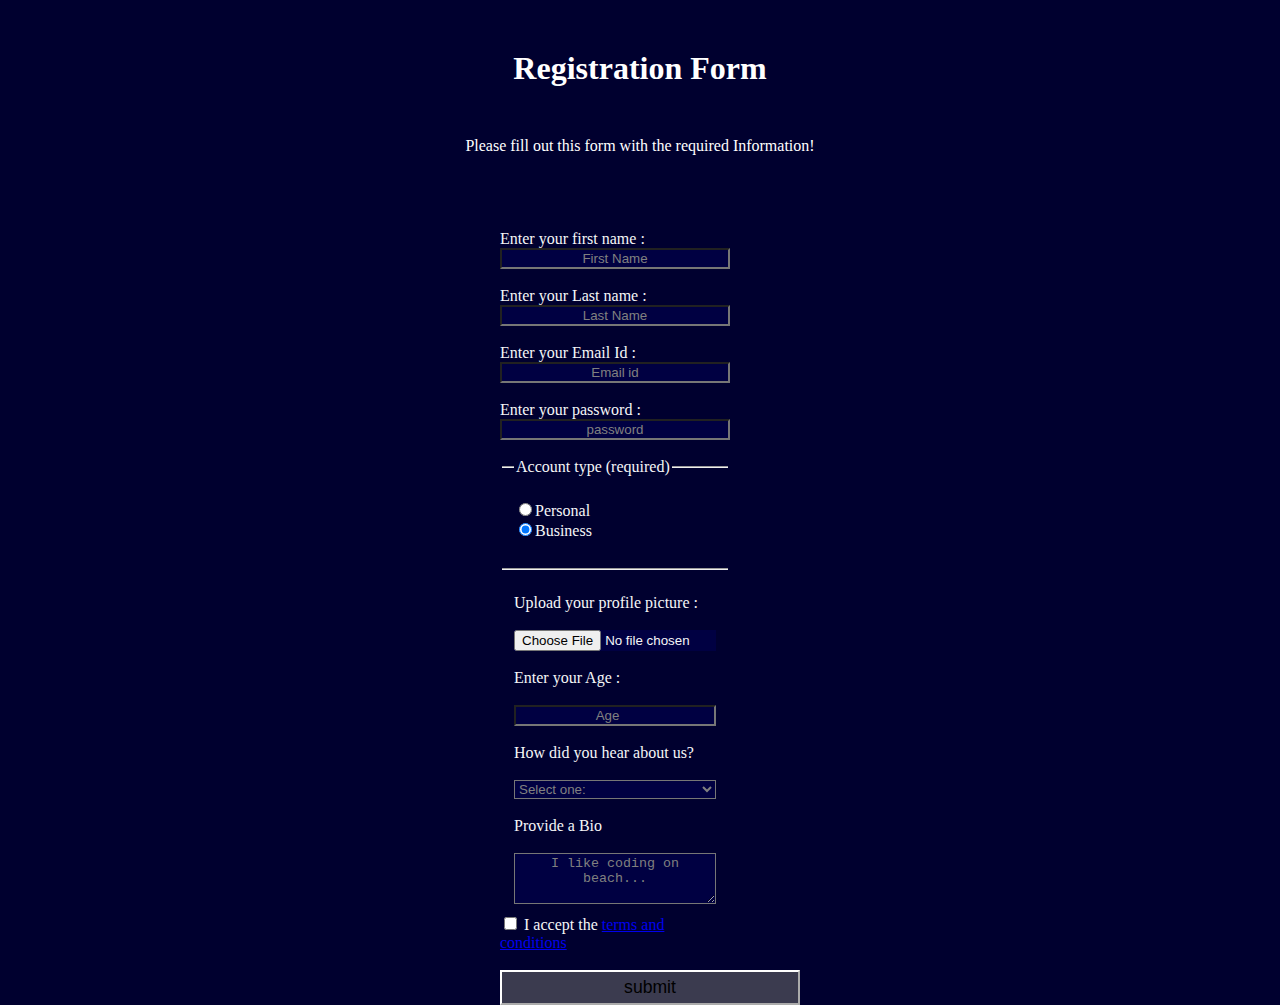
<file: Self Projects/Self Projects (code camp)/Web Dev/Registration form/index.html>
<html>

<head>
    <link rel="stylesheet" type="text/css" href="styles.css">
    <title>
        registration form
    </title>
    <h1>
        Registration Form
    </h1>
</head>

<body>
    <header>
        <p>
            Please fill out this form with the required Information!
        </p>
    </header>
    <section class="formation">
        <form action="post" method="#">
            <label>Enter your first name : <br><input type="text" required placeholder="First Name"></label>
            <br><br>
            <label>Enter your Last name : <br><input type="text" required placeholder="Last Name"></label>
            <br><br>
            <label>Enter your Email Id : <br><input type="email" required placeholder="Email id"></label>
            <br><br>
            <label>Enter your password : <br><input type="password" required placeholder="password"
                    title="Must contain at least 8 characters"></label>
            <br><br>
            <!-- <label">Enter your Email Id : <input type="email" required placeholder="Email id"></label> -->
            <!-- <br><br> -->
            <fieldset>
                <legend>
                    Account type (required)
                </legend>
                <br>
                <label for="personal-account"><input type="radio" name="account-type" class="inline"
                        checked>Personal</label>
                <br>
                <label for="business-account"><input type="radio" name="account-type" class="inline"
                        checked>Business</label>
            </fieldset>
            <br>
            <fieldset>
                <br>
                <label>Upload your profile picture :
                    <br><br><input type="file" required></label>
                <br><br>
                <label>Enter your Age : <br><br><input type="number" required placeholder="Age" min="13"
                        max="120"></label>
                <br><br>
                
                <label for="referrer">How did you hear about us?</label>
                <br><br>
                <select name="referrer" id="referrer">
                    <option value="">Select one:</option>
                    <option value="1">Free Code Camp News</option>
                    <option value="2">Free Code Camp Youtube Channel</option>
                    <option value="3">Free Code Camp Forum</option>
                    <option value="4">Others</option>
                </select>
                <br><br>
                <label for="bio">Provide a Bio
                    <br><br>
                    <textarea name="bio" id="bio" cols="50" rows="3" placeholder="I like coding on beach..."></textarea>
                </label>

            </fieldset>
            <label for="terms-and-conditions"><input class="inline" id="terms-and-conditions" type="checkbox" required
                    name="terms-and-conditions" />
                I accept the <a href="https://www.freecodecamp.org/news/terms-of-service/">terms and conditions </a>
            </label>
            <input type="submit" value="submit">
        </form>
    </section>
</body>

</html>
</file>
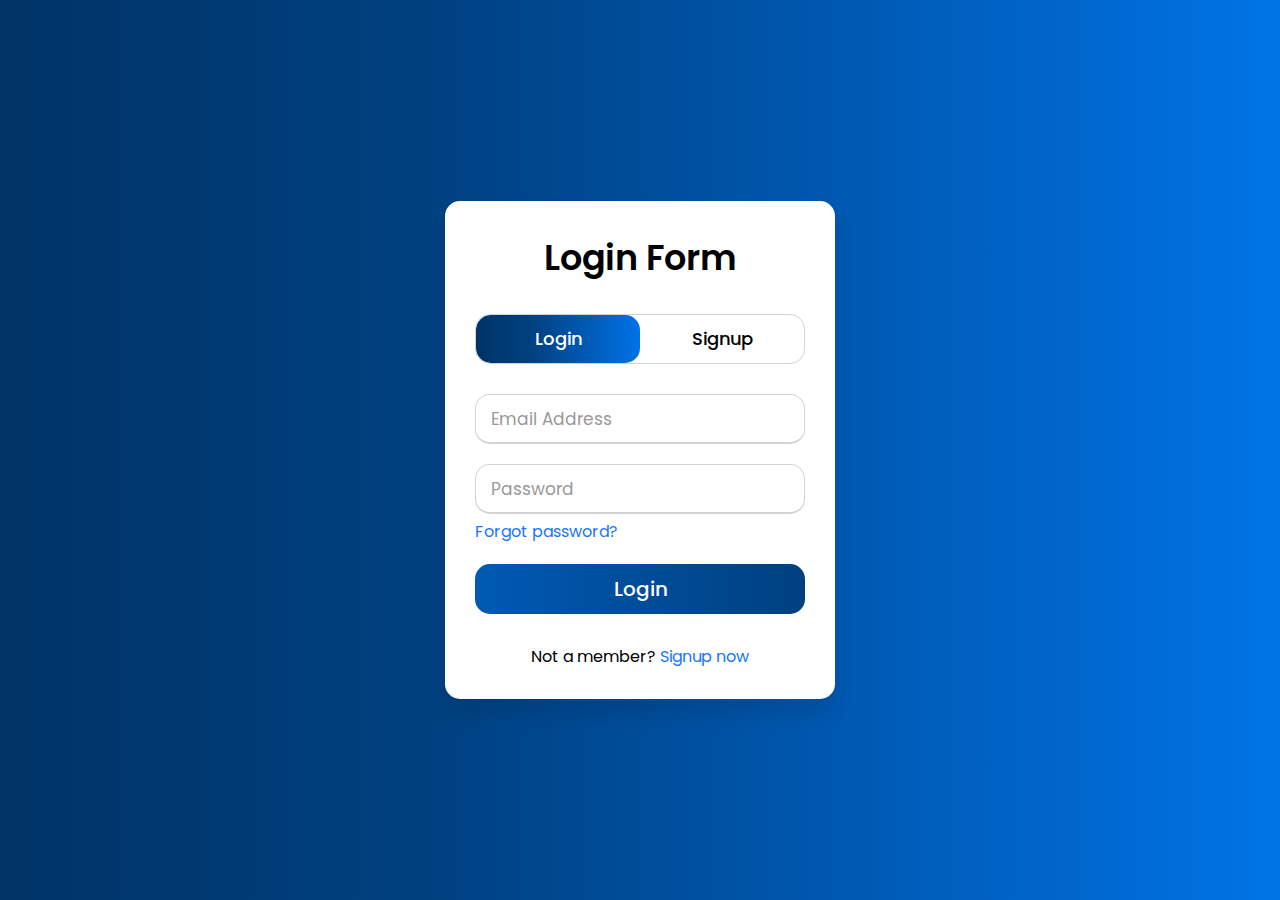
<file: Self Projects/images/rough.html>
<html>
    <head>
        <link rel="stylesheet" href="rouigh.css">
        
            </head>
    <body>
        
        <div class="wrapper">
            <div class="title-text">
              <div class="title login">Login Form</div>
              <div class="title signup">Signup Form</div>
            </div>
            <div class="form-container">
              <div class="slide-controls">
                <input type="radio" name="slide" id="login" checked>
                <input type="radio" name="slide" id="signup">
                <label for="login" class="slide login">Login</label>
                <label for="signup" class="slide signup">Signup</label>
                <div class="slider-tab"></div>
              </div>
              <div class="form-inner">
                <form action="#" class="login">
                  <div class="field">
                    <input type="text" placeholder="Email Address" required>
                  </div>
                  <div class="field">
                    <input type="password" placeholder="Password" required>
                  </div>
                  <div class="pass-link"><a href="#">Forgot password?</a></div>
                  <div class="field btn">
                    <div class="btn-layer"></div>
                    <input type="submit" value="Login">
                  </div>
                  <div class="signup-link">Not a member? <a href="">Signup now</a></div>
                </form>
                <form action="#" class="signup">
                  <div class="field">
                    <input type="text" placeholder="Email Address" required>
                  </div>
                  <div class="field">
                    <input type="password" placeholder="Password" required>
                  </div>
                  <div class="field">
                    <input type="password" placeholder="Confirm password" required>
                  </div>
                  <div class="field btn">
                    <div class="btn-layer"></div>
                    <input type="submit" value="Signup">
                  </div>
                </form>
              </div>
            </div>
          </div>
          <script src = "rough.js"></script>
    </body>
</html>
</file>
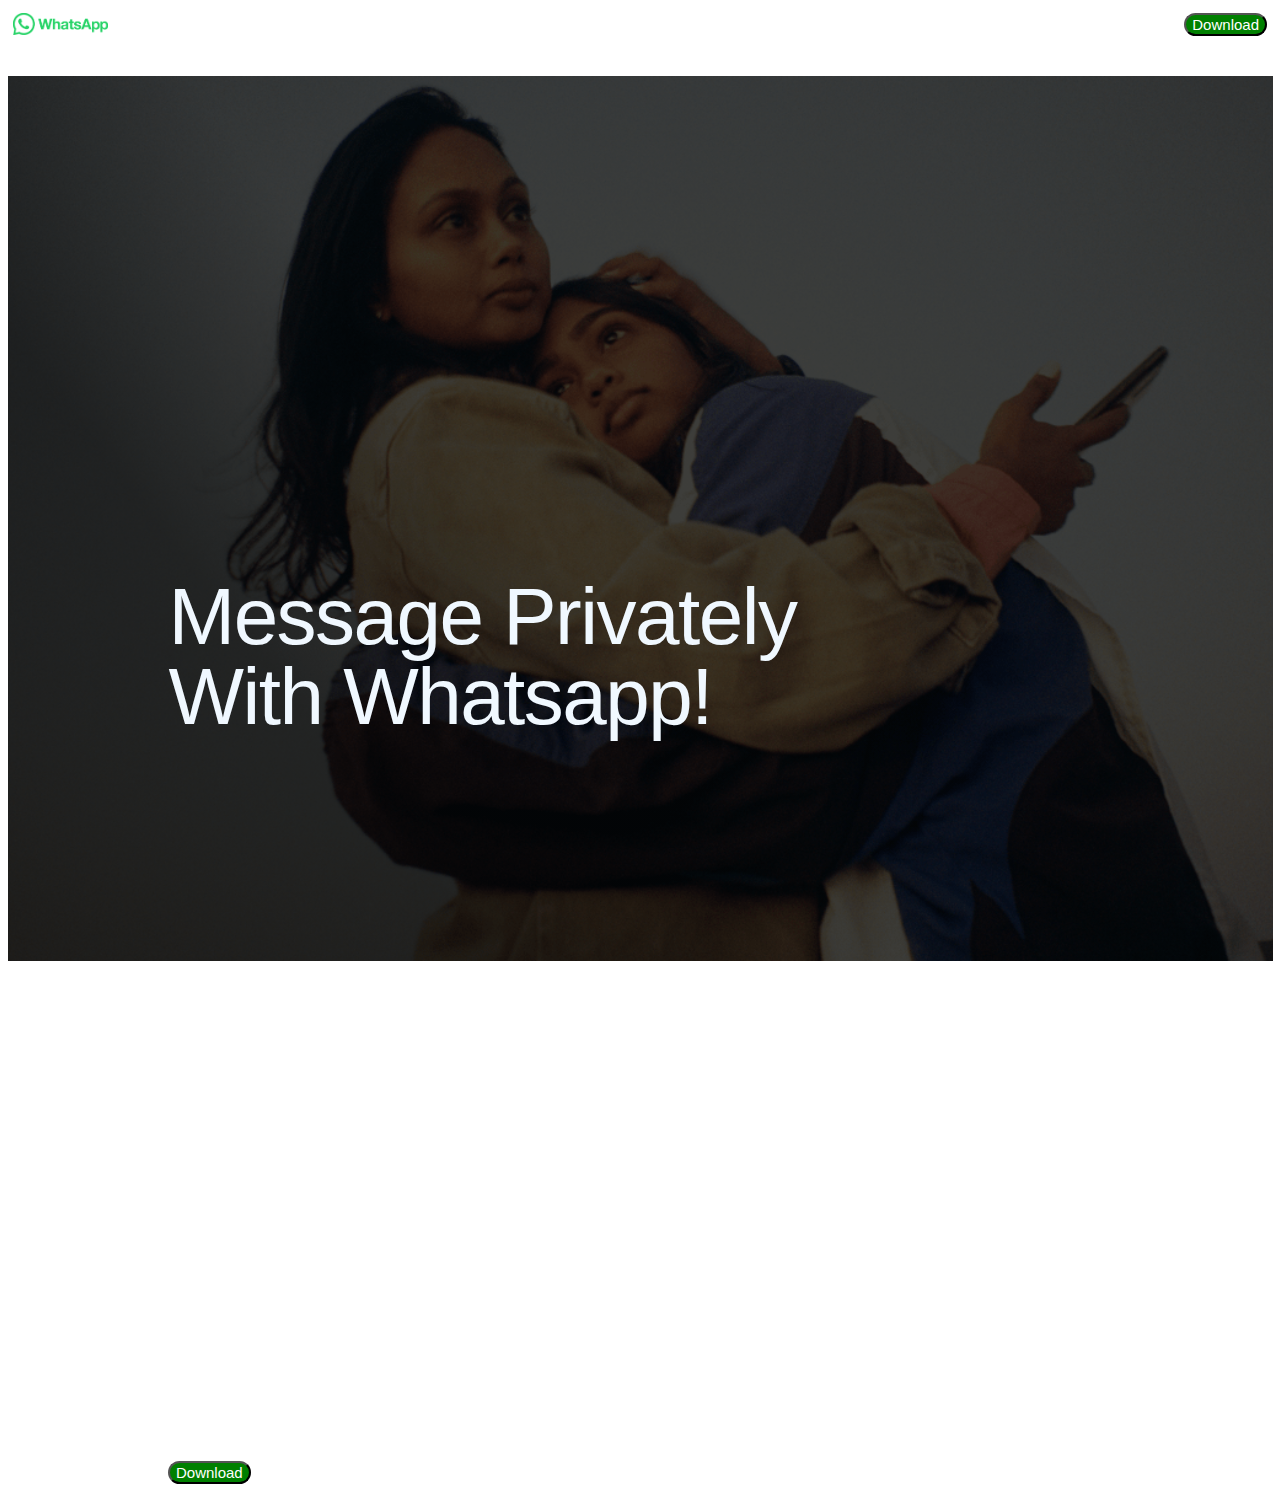
<file: Self Projects/landing page/indexpage.html>
<html>

<head>
    <title>
        Whatsup with Whatsapp!
    </title>
    <link rel="stylesheet" type="text/css" href="styles.css">
</head>

<body>
    <section class="head">
        <div class="header">
            <nav class="header-nav">
                <img src="images/whatsapp logo.png" alt="Logo">
                <!-- <<button class="language-btn">
                    English
                </button>> -->
                <button class="download-btn">
                    Download
                </button>
            </nav>
        </div>
    </section>
    <section class="front-page">
        <div class="img-background">
            <div class="msg">
                <p>Message Privately <br>

                    With Whatsapp!</p>
            </div>
        </div>
        <button class="download-btn-2">
            Download
        </button>
    </section>
</body>

</html>
</file>
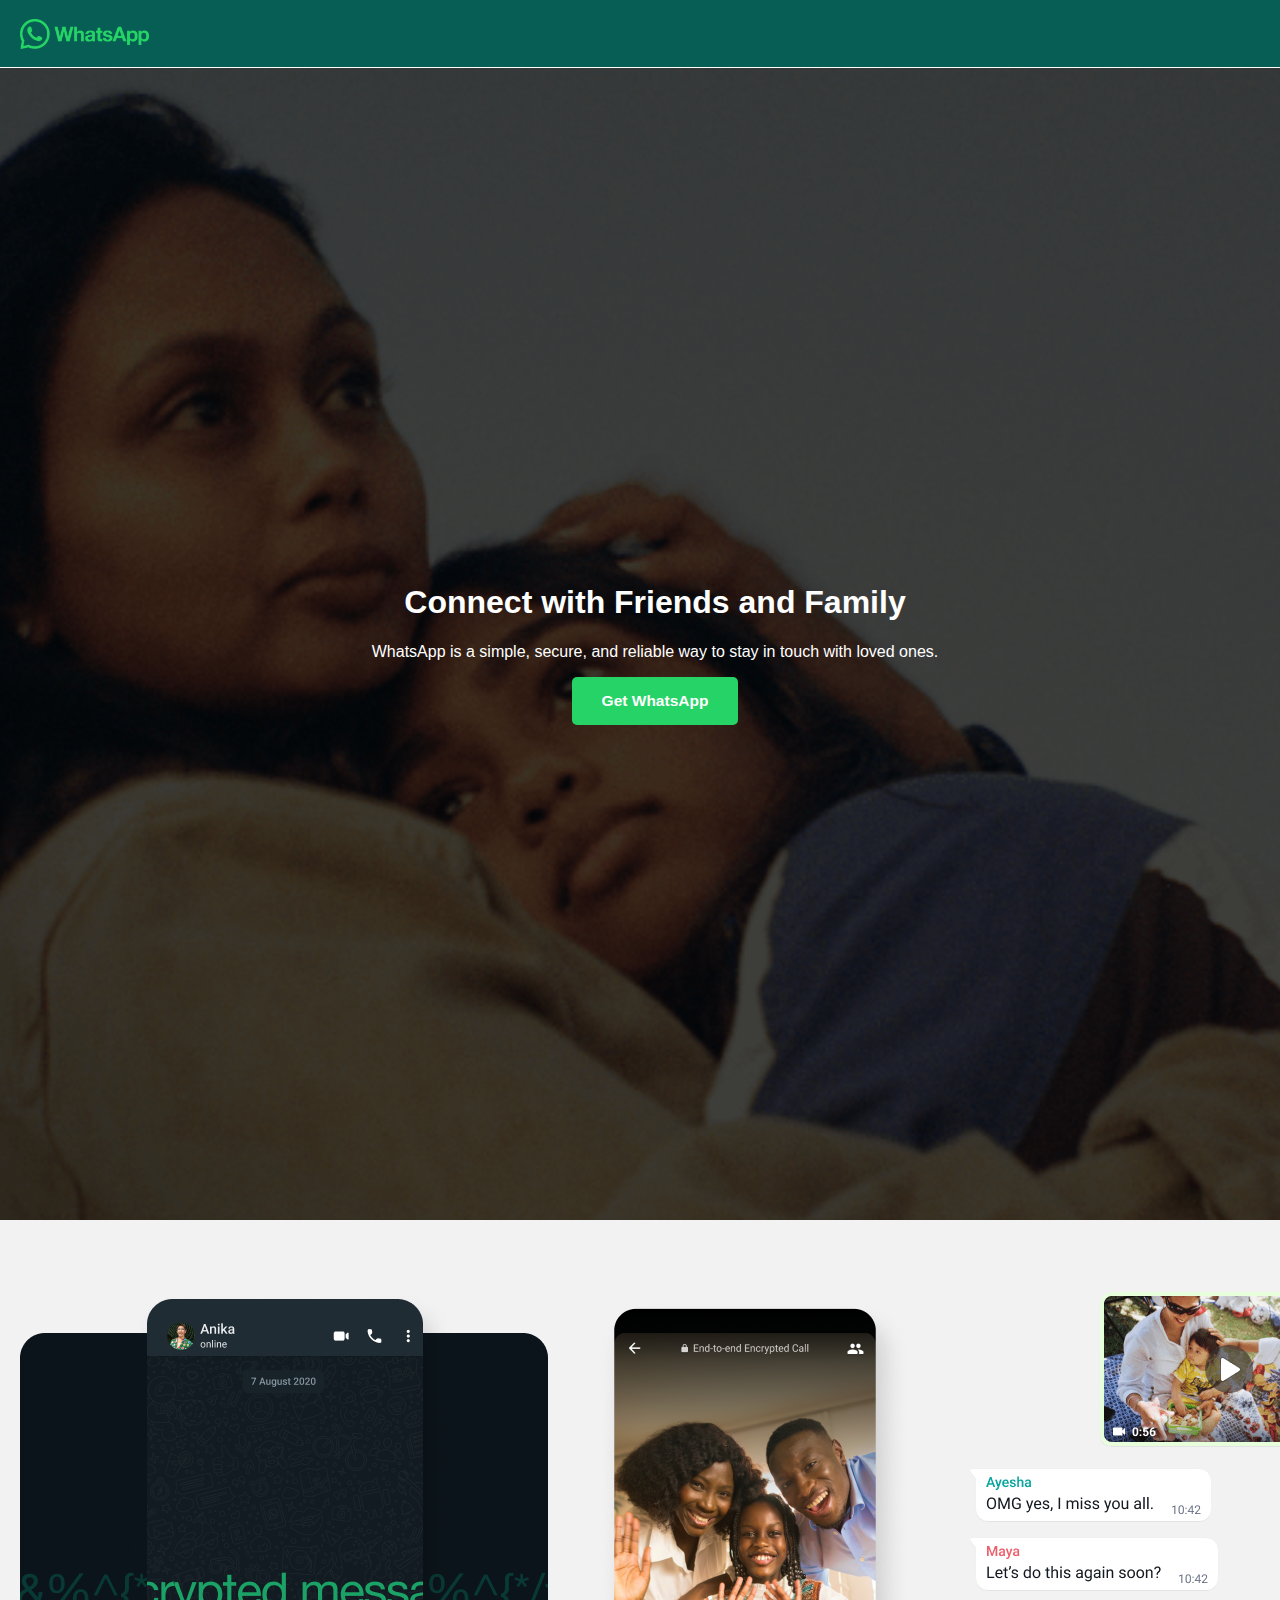
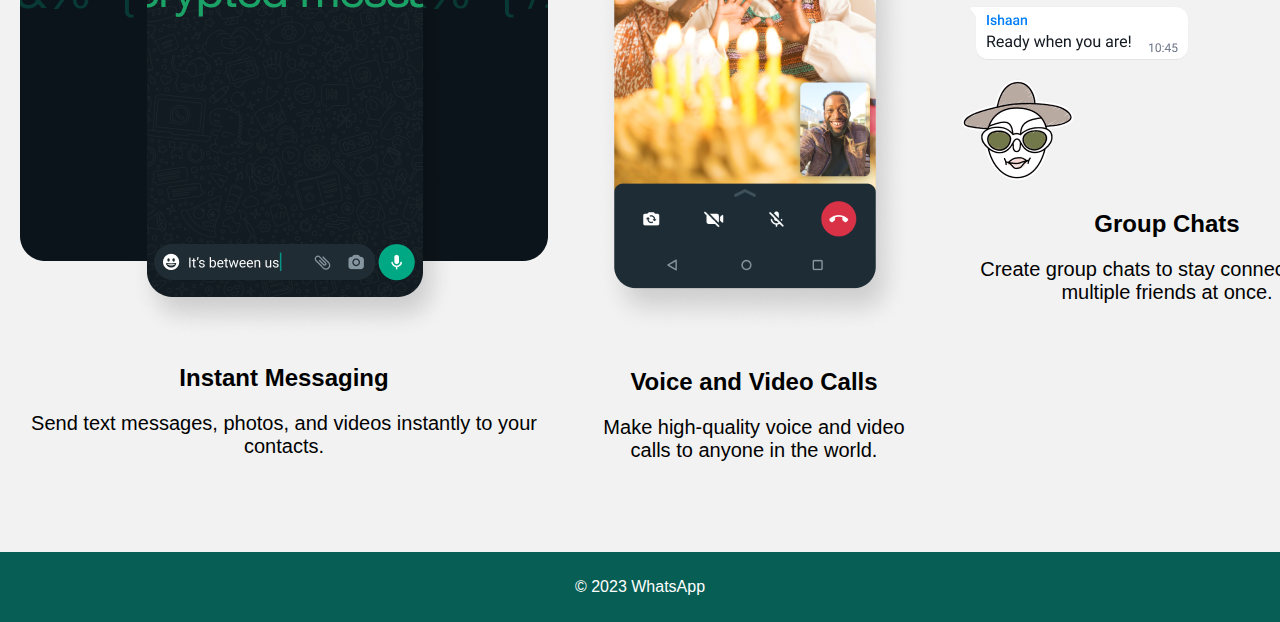
<file: Self Projects/landing page/whatsapp_page.html>
<!DOCTYPE html>
<html>

<head>
    <title>WhatsApp Landing Page</title>
    <link rel="stylesheet" type="text/css" href="whats.css">
</head>

<body>
    <header>
        <nav>
            <img src="images/whatsapp logo.png" alt="WhatsApp Logo">
            <a href="ms-windows-store://pdp/?productid=9NKSQGP7F2NH&mode=mini&cid=www_test"><button
                    class="download-btn">Download</button></a>
        
                    <!-- <a href="sign_up.html"><button
                        class="sign-up">Sign-up</button></a> -->
                </nav>
    </header>
    <div class="img-background">
        <section class="feature1">
            <div class="hero-content">
                <h1>Connect with Friends and Family</h1>
                <p>WhatsApp is a simple, secure, and reliable way to stay in touch with loved ones.</p>
                <a href="ms-windows-store://pdp/?productid=9NKSQGP7F2NH&mode=mini&cid=www_test"><button
                        class="download-btn-2">Get WhatsApp</button></a>
            </div>
        </section>

        <section class="features">
            
            <div class="feature-1">
                <div class="fimg">
                    <img src="images/feature1.png" alt="Feature 1">
                </div>
                <div class="ftxt">
                    <h2>Instant Messaging</h2>
                    <p>Send text messages, photos, and videos instantly to your contacts.</p>
                </div>
            </div>

            <div class="feature-2">
                <img src="images/feature2.png" alt="Feature 2">
                <h2>Voice and Video Calls</h2>
                <p>Make high-quality voice and video calls to anyone in the world.</p>
            </div>

            <div class="feature-3">
                <img src="images/feature3.png" alt="Feature 3">
                <h2>Group Chats</h2>
                <p>Create group chats to stay connected with multiple friends at once.</p>
            </div>
        </section>
    </div>
    <footer>
        <p>&copy; 2023 WhatsApp</p>
    </footer>
</body>

</html>
</file>
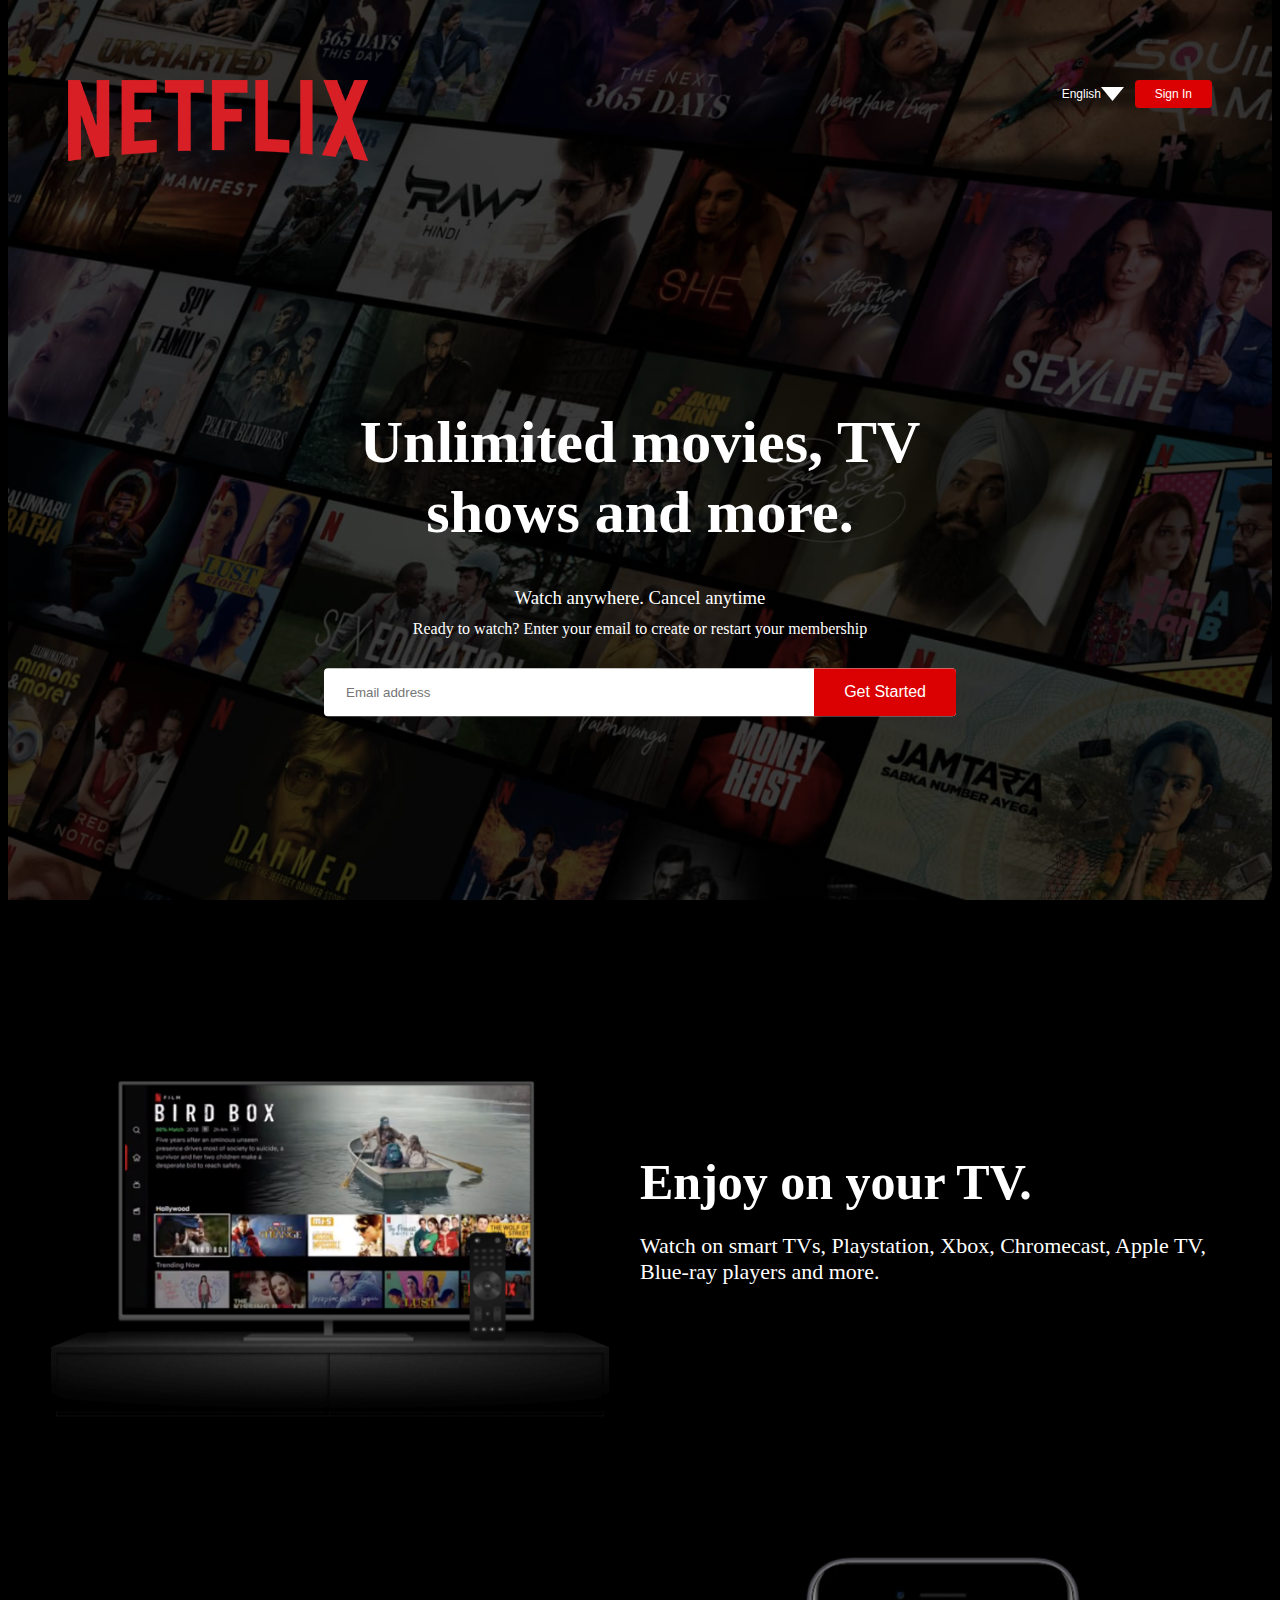
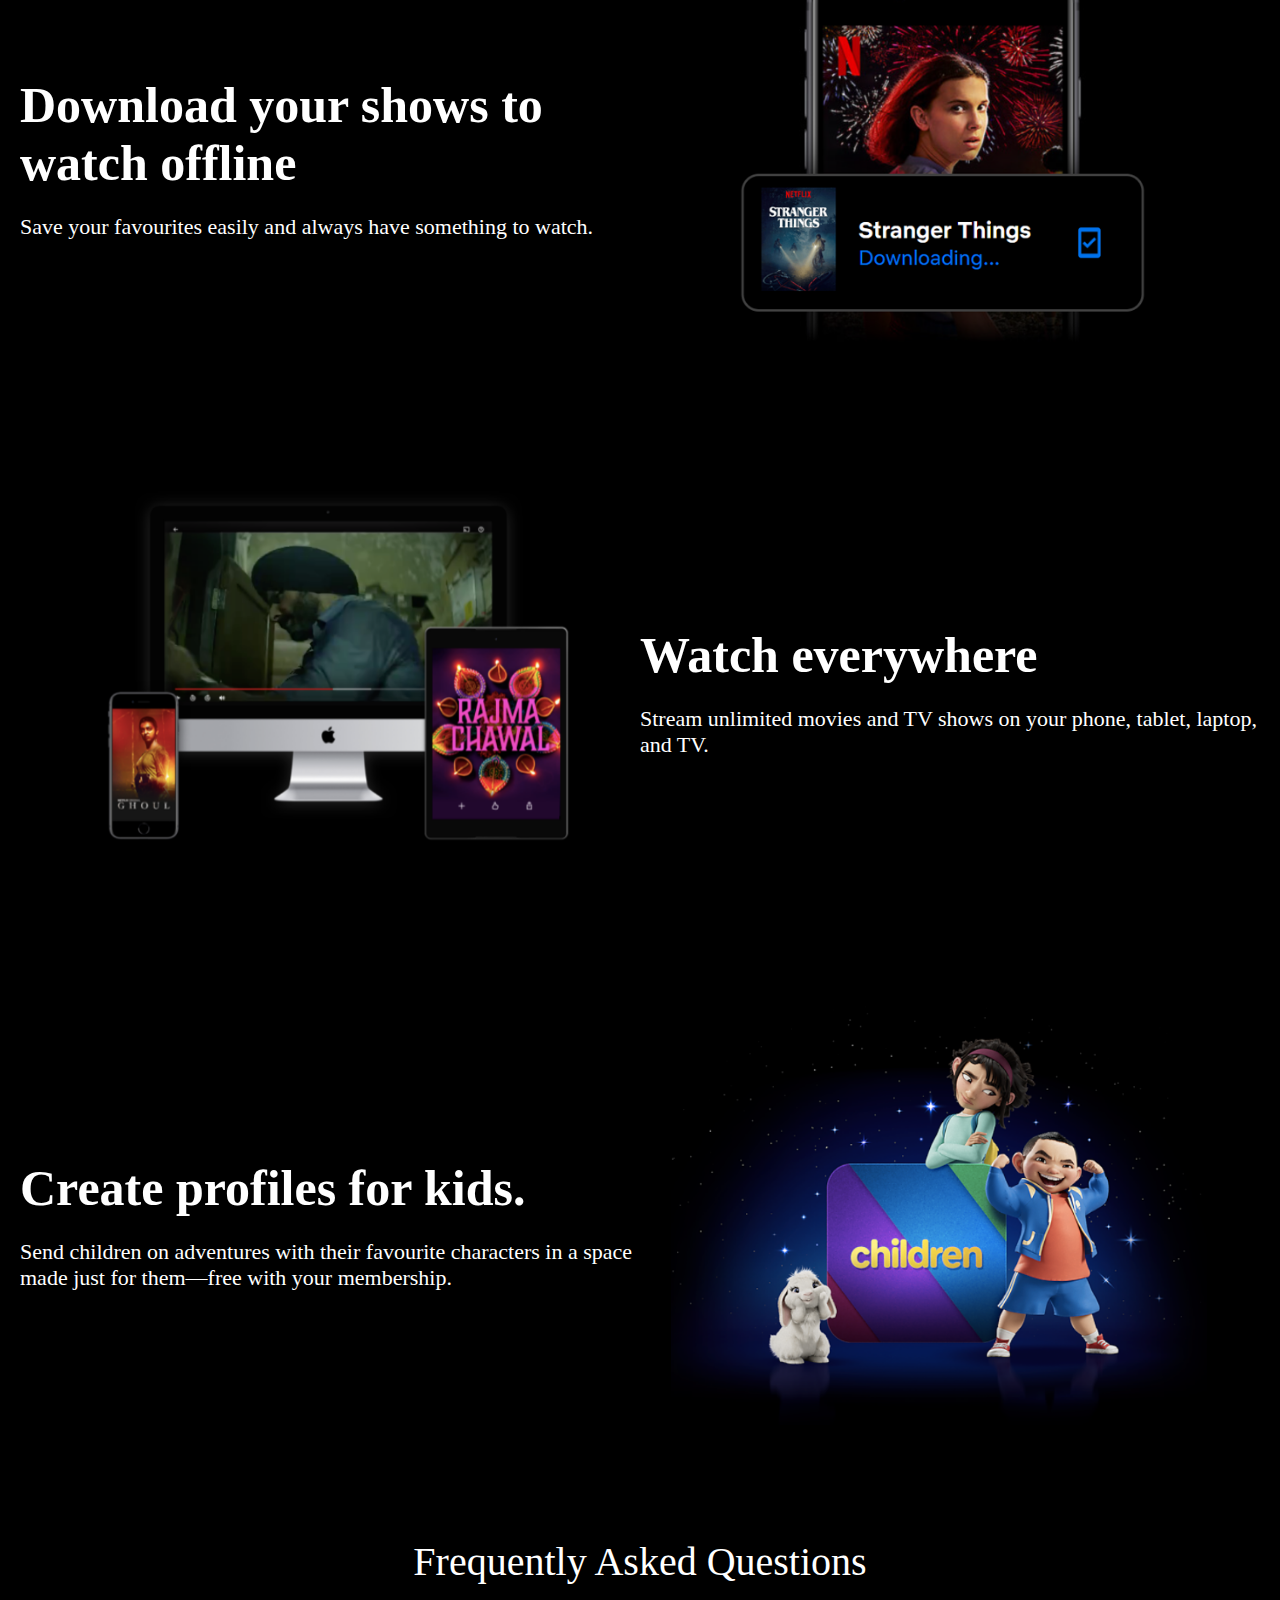
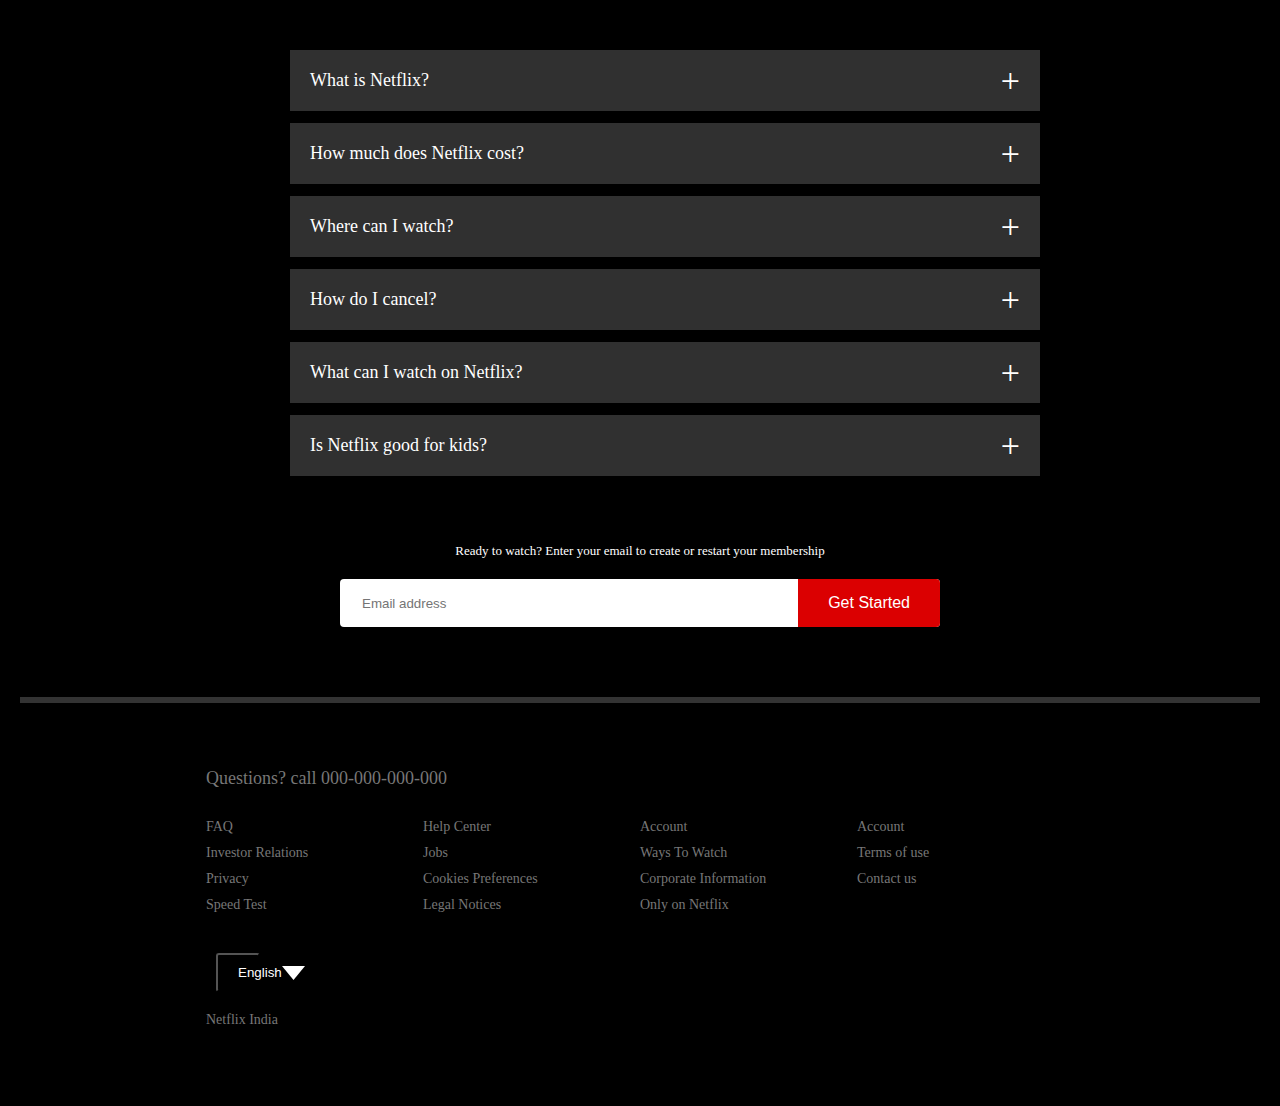
<file: Self Projects/Netflix Clone/Firstpage.html>
<html>
<head>
    <title>
        Netlix Clone
    </title>
    <link rel="stylesheet" type="text/css" href="styles.css">
</head>

<body>
    <div class="header">
        <nav class="header-nav">
            <img src="images/logo.png" alt="logo">
            <div>
                <button class="language-btn">
                    English <img src="images/down-icon.png">
                </button>
                <button class="sign-in-btn">
                    Sign In
                </button>
            </div>
        </nav>
        <div class="header-content">
            <h1>
                Unlimited movies, TV shows and more.
                <h3>Watch anywhere. Cancel anytime </h3>
                <p>Ready to watch? Enter your email to create or restart your membership</p>
            </h1>
            <form class="email-signup">
                <input type="email" placeholder="Email address" required>
                <button type="submit">Get Started
                </button>
            </form>
        </div>
    </div>
    <div class="features">
        <div class="row1">
            <div class="img-col">
                <img src="images/feature-1.png">
            </div>
            <div class="text-col">
                <h2>
                    Enjoy on your TV.
                </h2>
                <p>
                    Watch on smart TVs, Playstation, Xbox, Chromecast, Apple TV, Blue-ray players and more.
                </p>
            </div>
        </div>
        
        <!---========================================-->
        <div class="row2">
            <div class="text-col">
                <h2>
                    Download your shows to watch offline
                </h2>
                <p>
                    Save your favourites easily and always have something to watch.
                </p>
            </div>
            <div class="img-col">
                <img src="images/feature-2.png">
            </div>
        </div>
        <div class="row3">
            <div class="img-col">
                <img src="images/feature-3.png">
            </div>
            <div class="text-col">
                <h2>
                    Watch everywhere
                </h2>
                <p>
                    Stream unlimited movies and TV shows on your phone, tablet, laptop, and TV.
                </p>
            </div>
        </div>
        <div class="row4">
            <div class="text-col">
                <h2>
                    Create profiles for kids.
                </h2>
                <p>
                    Send children on adventures with their favourite characters in a space made just for them—free with
                    your membership.
                </p>
            </div>
            <div class="img-col">
                <img src="images/feature-4.png">
            </div>
        </div>
        <!--=========================================================================================-->
        <div class="faq">
            <h2>
                Frequently Asked Questions
            </h2>
            <ul class="accordion">
                <li>
                    <input type="radio" name="accordion" id="first">
                    <label for="first">What is Netflix?</label>
                    <div class="content">
                        <p>
                            Netflix is a streaming service that offers a wide variety of award-winning TV shows, movies,
                            anime, documentaries and more – on thousands of internet-connected devices.

                        </p>
                        <br>
                        <p>
                            You can watch as much as you want, whenever you want, without a single ad – all for one low
                            monthly price. There's always something new to discover, and new TV shows and movies are
                            added every week!
                        </p>
                    </div>
                </li>
                <li>
                    <input type="radio" name="accordion" id="second">
                    <label for="Second">How much does Netflix cost?</label>
                    <div class="content">
                        <p>
                            Watch Netflix on your smartphone, tablet, Smart TV, laptop, or streaming device, all for one
                            fixed monthly fee. Plans range from ₹ 149 to ₹ 649 a month. No extra costs, no contracts.
                        </p>
                    </div>
                </li>
                <li>
                    <input type="radio" name="accordion" id="third">
                    <label for="third">Where can I watch?</label>
                    <div class="content">
                        <p>
                            Watch anywhere, anytime. Sign in with your Netflix account to watch instantly on the web at
                            netflix.com from your personal computer or on any internet-connected device that offers the
                            Netflix app, including smart TVs, smartphones, tablets, streaming media players and game
                            consoles.
                        </p>
                        <br>
                        <p>
                            You can also download your favourite shows with the iOS, Android, or Windows 10 app. Use
                            downloads to watch while you're on the go and without an internet connection. Take Netflix
                            with you anywhere.
                        </p>
                    </div>
                </li>
                <li>
                    <input type="radio" name="accordion" id="fourth">
                    <label for="fourth">How do I cancel?</label>
                    <div class="content">
                        <p>
                            Netflix is flexible. There are no annoying contracts and no commitments. You can easily
                            cancel your account online in two clicks. There are no cancellation fees – start or stop
                            your account anytime.
                        </p>
                    </div>
                </li>
                <li>
                    <input type="radio" name="accordion" id="fifth">
                    <label for="fifth">What can I watch on Netflix?</label>
                    <div class="content">
                        <p>
                            Netflix has an extensive library of feature films, documentaries, TV shows, anime,
                            award-winning Netflix originals, and more. Watch as much as you want, anytime you want.
                        </p>
                    </div>
                </li>
                <li>
                    <input type="radio" name="accordion" id="six">
                    <label for="six">Is Netflix good for kids?</label>
                    <div class="content">
                        <p>
                            The Netflix Kids experience is included in your membership to give parents control while
                            kids enjoy family-friendly TV shows and films in their own space.
                        </p>
                        <br>
                        <p>
                            Kids profiles come with PIN-protected parental controls that let you restrict the maturity
                            rating of content kids can watch and block specific titles you don’t want kids to see.
                        </p>
                    </div>
                </li>
            </ul>
            <small>Ready to watch? Enter your email to create or restart your membership</small>
            <form class="email-signup">
                <input type="email" placeholder="Email address" required>
                <button type="submit">Get Started
                </button>
            </form>
        </div>
        <div class="footer">
            <h2>Questions? call 000-000-000-000</h2>
            <div class="row">
                <div class="col">
                    <a href="#">FAQ</a>
                    <a href="#">Investor Relations</a>
                    <a href="#">Privacy</a>
                    <a href="#">Speed Test</a>
                </div>
                <div class="col">
                    <a href="#">Help Center</a>
                    <a href="#">Jobs</a>
                    <a href="#">Cookies Preferences</a>
                    <a href="#">Legal Notices</a>
                </div>
                <div class="col">
                    <a href="#">Account</a>
                    <a href="#">Ways To Watch</a>
                    <a href="#">Corporate Information</a>
                    <a href="#">Only on Netflix</a>
                </div>
                <div class="col">
                    <a href="#">Account</a>
                    <a href="#">Terms of use</a>
                    <a href="#">Contact us</a>
                </div>
            </div>
            <button class="language-btn">
                English <img src="images/down-icon.png">
            </button>
            <p class="copyright-txt">Netflix India</p>
        </div>
</body>

</html>
</file>
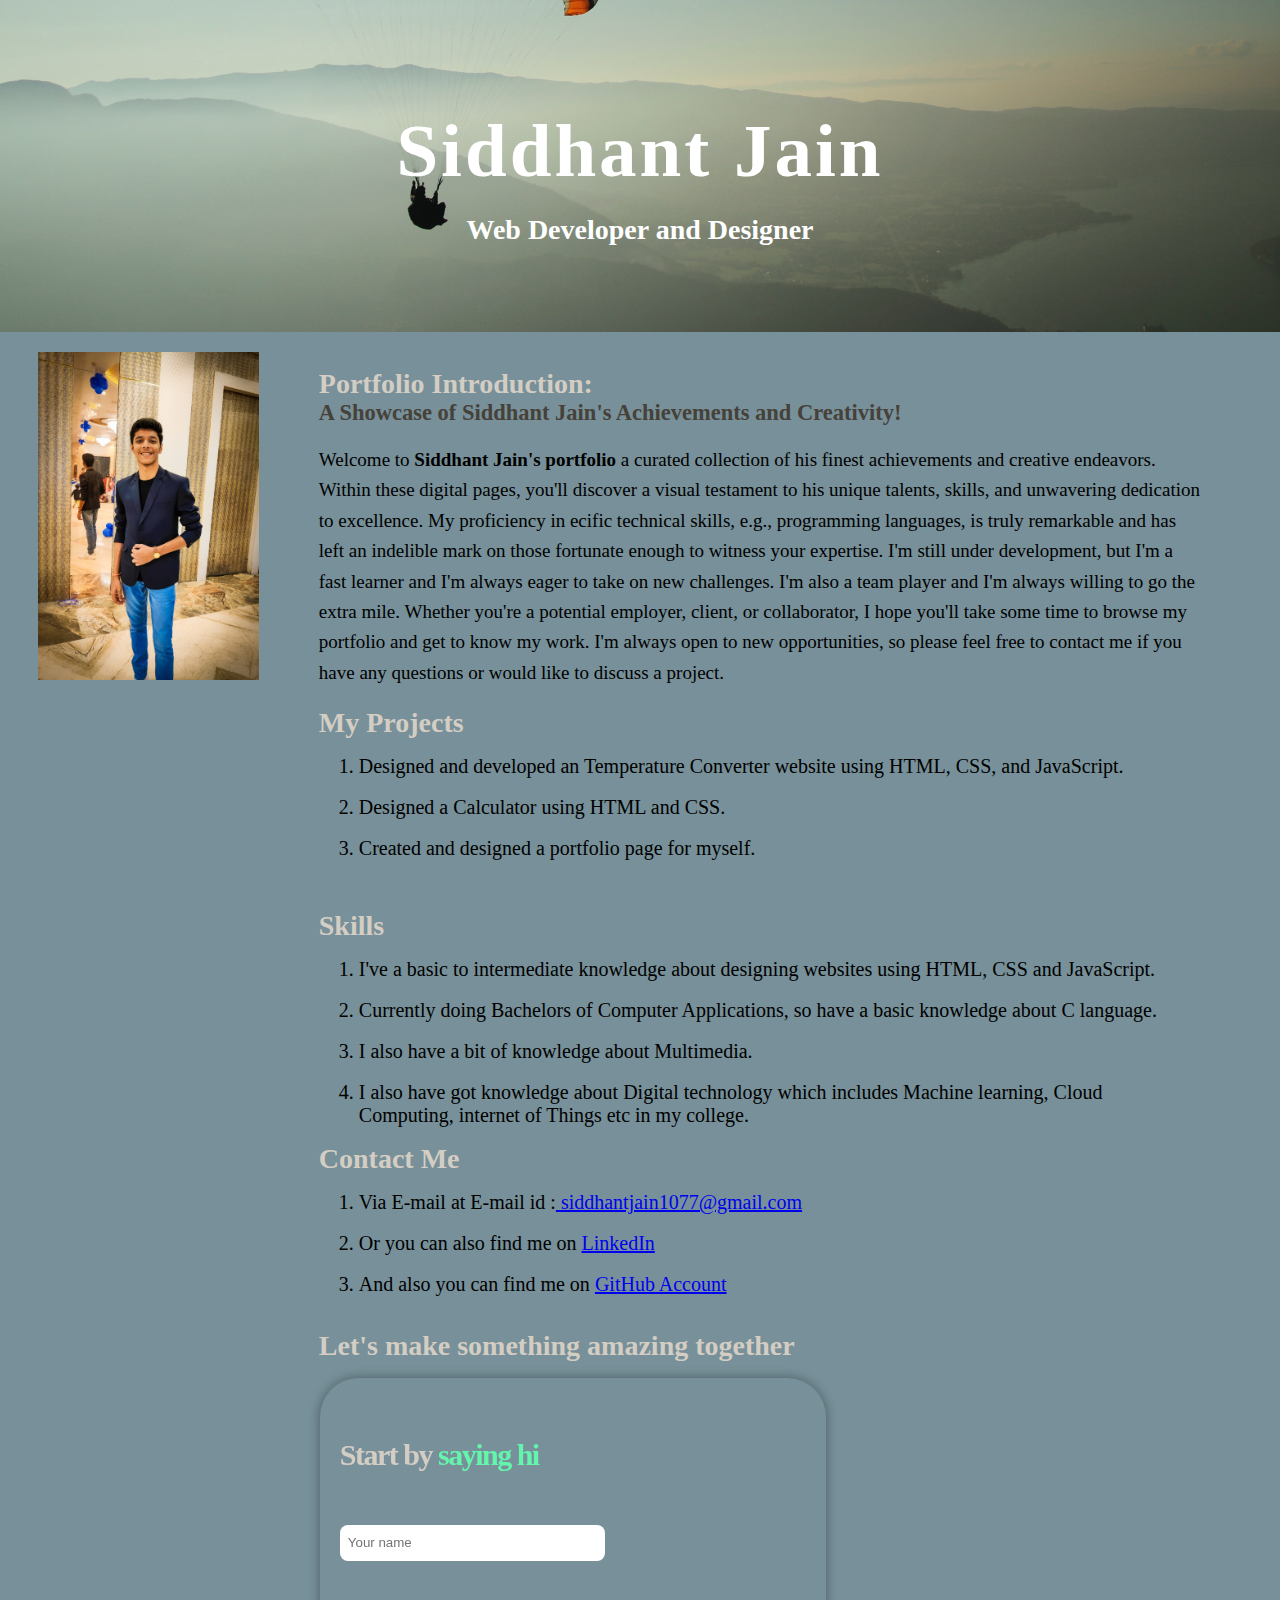
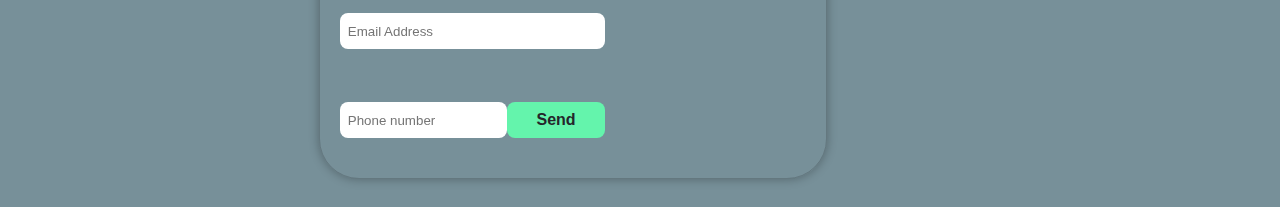
<file: Self Projects/Portfolio page/portfolio_page.html>
<html>

<head>
    <title>Siddhant Jain - Portfolio</title>
    <link rel="stylesheet" href="portfolio_page.css">
</head>

<body>
    <header>
        <h1>Siddhant Jain</h1>
        <h2>Web Developer and Designer</h2>
    </header>

    <section class="main">
        <div class="container">
            <div class="items">
                <div class="xyz">
                    <img src="assets/images/sid image.jpg" alt="sidimage" width="100" height="100">
                </div>
                <div class="divide">
                    <p>
                    </p>
                </div>

            </div>
            <div class="items">
                <div class="lists">
                    <p>
                    <div class="portintro">

                        <h2>Portfolio Introduction:</h2>
                        <h3>A Showcase of Siddhant Jain's Achievements and Creativity!</h3>


                        <p>Welcome to <B>Siddhant Jain's portfolio</B> a curated collection of his finest achievements
                            and
                            creative endeavors. Within these digital pages, you'll discover a visual testament to
                            his unique talents, skills, and unwavering dedication to excellence.


                            My proficiency in ecific technical skills, e.g., programming languages, is truly remarkable
                            and has left an indelible mark on those fortunate enough to witness your expertise.


                            I'm still under development, but I'm a fast learner and I'm always eager to take on new
                            challenges. I'm also a team player and I'm always willing to go the extra mile.

                            Whether you're a potential employer, client, or collaborator, I hope you'll take some time
                            to browse my portfolio and get to know my work. I'm always open to new opportunities, so
                            please feel free to contact me if you have any questions or would like to discuss a project.
                        </p>
                    </div>
                    </p>
                </div>
                <div class="lists">
                    <h2>My Projects</h2>
                    <p>
                    <ol>
                        <li>
                            Designed and developed an Temperature Converter website using HTML, CSS, and
                            JavaScript.
                        </li>
                        <br>
                        <li>
                            Designed a Calculator using HTML and CSS.

                        </li>
                        <br>
                        <li>
                            Created and designed a portfolio page for myself.
                        </li>
                    </ol>
                    <br>

                    </p>
                </div>
                <div class="lists">
                    <h2>Skills</h2>
                    <p>
                    <ol>
                        <li>
                            I've a basic to intermediate knowledge about designing websites using HTML, CSS and
                            JavaScript.
                        </li>
                        <br>
                        <li>
                            Currently doing Bachelors of Computer Applications, so have a basic knowledge about C
                            language.
                        </li>
                        <br>
                        <li>
                            I also have a bit of knowledge about Multimedia.
                        </li>
                        <br>
                        <li>
                            I also have got knowledge about Digital technology which includes Machine learning, Cloud
                            Computing, internet of Things etc in my college.
                        </li>
                    </ol>
                </div>

                <div class="lists">
                    <h2>Contact Me</h2>
                    <ol>
                        <li>
                            Via E-mail at E-mail id :<a href="mailto:siddhantjain1077@gmail.com">
                                siddhantjain1077@gmail.com</a>
                        </li>
                        <br>
                        <li>
                            Or you can also find me on <a href="https://www.linkedin.com/in/siddhant-jain-866805273/"
                                target="_blank">LinkedIn</a>
                        </li>
                        <br>
                        <li>
                            And also you can find me on <a href="https://github.com/siddhantjain1077"
                                target="_blank">GitHub
                                Account</a>
                        </li>
                        <br>
                    </ol>

                </div>
                <div class="lists">
                    <h2>Let's make something amazing together</h2>

                    <div class="email-form">
                        <h2>Start by <span>saying hi</span></h2>
                        <input type="text" name="name" id="" placeholder="Your name">
                        <input type="email" name="email" id="" placeholder="Email Address">
                        <div>
                            <input type="number" name="phone-number" id="" placeholder="Phone number">
                            <button input type="submit">Send</button>
                        </div>
                    </div>
                </div>
                
            </div>


    </section>
    <section>

    </section>

</body>

</html>
</file>
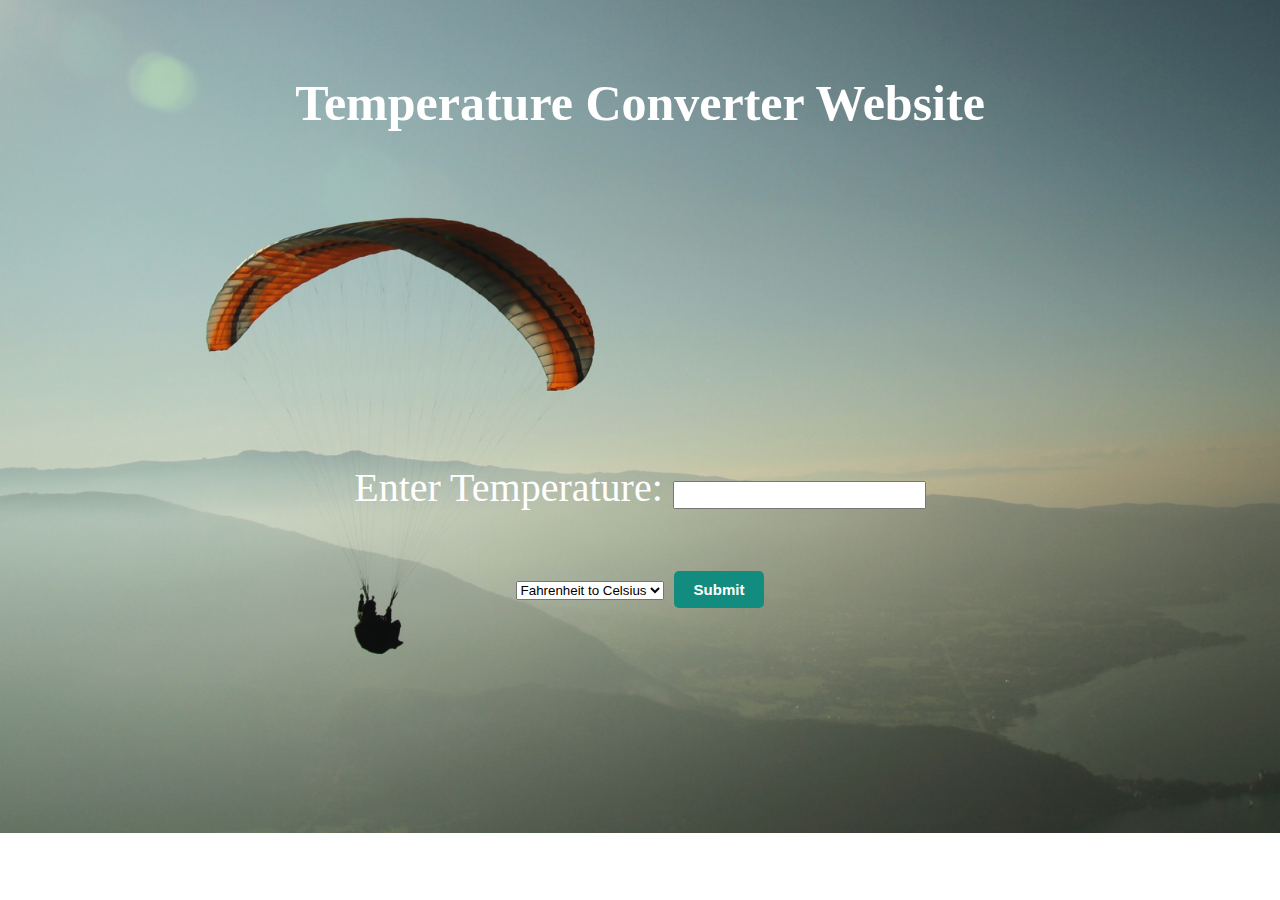
<file: Self Projects/Temperature Coverter/temp_converter.html>
<!DOCTYPE html>
<html>

<head>
    
        <title>Temperature Converter</title>
        <link rel="stylesheet" href="temp.css">

</head>
<body>
    <header>
        <h1>
            <center>Temperature Converter Website</center>
        </h1>
    </header>
    <form id="tempconversionForm">
        <label for="temperature">Enter Temperature:</label>
        <input type="number" id="temperature" required>
        <br>
        <br>
        <div class="conversion">
        <select id="conversionType" required>
            <option value="1">Fahrenheit to Celsius</option>
            <option value="2">Celsius to Fahrenheit</option>
        </select>
        
        <button type="submit" value="Convert"> Submit </button>
    </div>
    </form>
    <center>
        <p id="result"></p>
    </center>

    <script>
        const conversionForm = document.getElementById('tempconversionForm');
        const resultParagraph = document.getElementById('result');

        conversionForm.addEventListener('submit', function (e) {
            e.preventDefault();

            const temperatureInput = parseFloat(document.getElementById('temperature').value);
            const conversionType = parseInt(document.getElementById('conversionType').value);

            let convertedTemperature, conversionText;

            if (conversionType === 1) {
                convertedTemperature = (temperatureInput - 32) * (5 / 9);
                conversionText = `${temperatureInput}°F is ${convertedTemperature.toFixed(2)}°C`;
            } else {
                convertedTemperature = (temperatureInput * 9 / 5) + 32;
                conversionText = `${temperatureInput}°C is ${convertedTemperature.toFixed(2)}°F`;
            }

            resultParagraph.textContent = conversionText;
        });
    </script>
</body>

</html>
</file>
<file: Self Projects/Self Projects (code camp)/Web Dev/Registration form/styles.css>
h1 {
    text-align: center;
    color: white;
    margin: auto;
    margin: 50px;
}
p {
    text-align: center;
    color: white;
    margin: auto;
}

fieldset {
    border-bottom: none;
    border-left: none;
    border-right: none;
}
form{
    /* margin-left: 500px; */
    margin: 75px 550px 0px 500px;
}
body {
    background-color: rgb(0, 0, 47);
    width: 100%;
    height: 100vh;
    margin: 0;
    /* background-color: #1b1b32; */
    color: #f5f6f7;
    font-family: Tahoma;
    font-size: 16px;
}
::placeholder{
    text-align: center;
    color: grey;
}
input,
textarea,
select {
  /* margin: 10px 0 0 0; */
  width: 100%;
  min-height: 1em;
  background-color: rgb(0, 0, 66);
}
#doc{
    margin-top: 10px;
}
.inline{
    display: inline;
}
input[type="submit"] {
    display: block;
    width: 60%;
    margin: 1em auto;
    height: 2em;
    font-size: 1.1rem;
    background-color: #3b3b4f;
    border-color: white;
    min-width: 300px;
}
  .inline {
    width: unset;
    /* margin: 0 0.5em 0 0; */
    /* vertical-align: middle; */
}  
#referrer{
    color: grey;
}
</file>
<file: Self Projects/images/rouigh.css>
@import url('https://fonts.googleapis.com/css?family=Poppins:400,500,600,700&display=swap');
*{
  margin: 0;
  padding: 0;
  box-sizing: border-box;
  font-family: 'Poppins', sans-serif;
}
html,body{
  display: grid;
  height: 100%;
  width: 100%;
  place-items: center;
  background: -webkit-linear-gradient(left, #003366,#004080,#0059b3
, #0073e6);
}
::selection{
  background: #1a75ff;
  color: #fff;
}
.wrapper{
  overflow: hidden;
  max-width: 390px;
  background: #fff;
  padding: 30px;
  border-radius: 15px;
  box-shadow: 0px 15px 20px rgba(0,0,0,0.1);
}
.wrapper .title-text{
  display: flex;
  width: 200%;
}
.wrapper .title{
  width: 50%;
  font-size: 35px;
  font-weight: 600;
  text-align: center;
  transition: all 0.6s cubic-bezier(0.68,-0.55,0.265,1.55);
}
.wrapper .slide-controls{
  position: relative;
  display: flex;
  height: 50px;
  width: 100%;
  overflow: hidden;
  margin: 30px 0 10px 0;
  justify-content: space-between;
  border: 1px solid lightgrey;
  border-radius: 15px;
}
.slide-controls .slide{
  height: 100%;
  width: 100%;
  color: #fff;
  font-size: 18px;
  font-weight: 500;
  text-align: center;
  line-height: 48px;
  cursor: pointer;
  z-index: 1;
  transition: all 0.6s ease;
}
.slide-controls label.signup{
  color: #000;
}
.slide-controls .slider-tab{
  position: absolute;
  height: 100%;
  width: 50%;
  left: 0;
  z-index: 0;
  border-radius: 15px;
  background: -webkit-linear-gradient(left,#003366,#004080,#0059b3
, #0073e6);
  transition: all 0.6s cubic-bezier(0.68,-0.55,0.265,1.55);
}
input[type="radio"]{
  display: none;
}
#signup:checked ~ .slider-tab{
  left: 50%;
}
#signup:checked ~ label.signup{
  color: #fff;
  cursor: default;
  user-select: none;
}
#signup:checked ~ label.login{
  color: #000;
}
#login:checked ~ label.signup{
  color: #000;
}
#login:checked ~ label.login{
  cursor: default;
  user-select: none;
}
.wrapper .form-container{
  width: 100%;
  overflow: hidden;
}
.form-container .form-inner{
  display: flex;
  width: 200%;
}
.form-container .form-inner form{
  width: 50%;
  transition: all 0.6s cubic-bezier(0.68,-0.55,0.265,1.55);
}
.form-inner form .field{
  height: 50px;
  width: 100%;
  margin-top: 20px;
}
.form-inner form .field input{
  height: 100%;
  width: 100%;
  outline: none;
  padding-left: 15px;
  border-radius: 15px;
  border: 1px solid lightgrey;
  border-bottom-width: 2px;
  font-size: 17px;
  transition: all 0.3s ease;
}
.form-inner form .field input:focus{
  border-color: #1a75ff;
  /* box-shadow: inset 0 0 3px #fb6aae; */
}
.form-inner form .field input::placeholder{
  color: #999;
  transition: all 0.3s ease;
}
form .field input:focus::placeholder{
  color: #1a75ff;
}
.form-inner form .pass-link{
  margin-top: 5px;
}
.form-inner form .signup-link{
  text-align: center;
  margin-top: 30px;
}
.form-inner form .pass-link a,
.form-inner form .signup-link a{
  color: #1a75ff;
  text-decoration: none;
}
.form-inner form .pass-link a:hover,
.form-inner form .signup-link a:hover{
  text-decoration: underline;
}
form .btn{
  height: 50px;
  width: 100%;
  border-radius: 15px;
  position: relative;
  overflow: hidden;
}
form .btn .btn-layer{
  height: 100%;
  width: 300%;
  position: absolute;
  left: -100%;
  background: -webkit-linear-gradient(right,#003366,#004080,#0059b3
, #0073e6);
  border-radius: 15px;
  transition: all 0.4s ease;;
}
form .btn:hover .btn-layer{
  left: 0;
}
form .btn input[type="submit"]{
  height: 100%;
  width: 100%;
  z-index: 1;
  position: relative;
  background: none;
  border: none;
  color: #fff;
  padding-left: 0;
  border-radius: 15px;
  font-size: 20px;
  font-weight: 500;
  cursor: pointer;
}
</file>
<file: Self Projects/landing page/styles.css>
.header-nav img {
    height: 5%;
    width: 7.5%;
    /* size: 50%; */
    margin: 5px;
}

.nav {
    display: flex;
    align-items: center;
    justify-content: space-between;
    padding: 10px 0;
}

.header-nav {
    display: flex;
    justify-content: space-between;
    /*padding: 80px 60px;*/
}

.download-btn {
    background-color: green;
    color: #fff;
    transition: background-color 1s;
    margin: 5px;
    border-radius: 20px;
    font-size: 15px;
  }
  
  .download-btn:hover {
    background-color: black;
  }
  
  .download-btn:focus,
  .download-btn:active {
    background-color: black;
    transition: none;
  }

.img-background {
    background: linear-gradient(rgba(0, 0, 0, 0.7), rgba(0, 0, 0, 0.7)), url(images/background\ imgae.png);
    background-size: cover;
    background-repeat: no-repeat;
    background-position: center;
    padding: 0.5;
    margin-top: 35px;
    position: relative;
    width: 100%;
    height: 100%;
}

.msg p{
    color: aliceblue;
    font-size: 80px;
    font-family: Helvetica Neue, Helvetica Neue, Helvetica, Arial, sans-serif;
    letter-spacing: -0.04cm;
    line-height: 1;
    margin: 500px 0 0 160px;
    padding: 0;
}
.w-whatsapp{
  margin-left: 100px;
}
.download-btn-2 {
    background-color: green;
    color: #fff;
    transition: background-color 1s;
    margin: 500px 0 0 160px;
    border-radius: 20px;
    font-size: 15px;
  }
  
  .download-btn-2:hover {
    background-color: black;
  }
  
  .download-btn-2:focus,
  .download-btn-2:active {
    background-color: black;
    transition: none;
  }
</file>
<file: Self Projects/landing page/whats.css>
body {
    font-family: Arial, sans-serif;
    margin: 0;
    padding: 0;
}

header {
    background-color: #075e54;
    color: #fff;
    padding: 10px 0;
}

.download-btn-2 {
    background-color: #075e54;
    color: #fff;
    transition: background-color 1s;
    /* margin: 500px 0 0 160px;
    border-radius: 20px;
    font-size: 15px; */
    font-size: 15.5px;
}

.download-btn-2:hover {
    background-color: black;
}

.download-btn-2:focus,
.download-btn-2:active {
    background-color: black;
    transition: none;
}
/* .sign-up{
    background-color: #075e54;
    color: #fff;
    transition: background-color 1s;
    /* margin: 500px 0 0 160px;
    border-radius: 20px;
    font-size: 15px; */
    /* font-size: 15.5px; */

.download-btn-2:hover {
    background-color: black;
}

.download-btn-2:focus,
.download-btn-2:active {
    background-color: black;
    transition: none;
}

nav {
    display: flex;
    align-items: center;
    justify-content: space-between;
    padding: 0 20px;
}

nav img {
    height: 30px;
}

.download-btn:hover {
    background-color: black;
}

.download-btn:focus,
.download-btn:active {
    background-color: black;
    transition: none;
}

.download-btn {
    background-color: #128C7E;
    color: #fff;
    border: none;
    padding: 10px 20px;
    border-radius: 5px;
    cursor: pointer;
    font-weight: bold;
}
.sign-up{
    background-color: #075e54;
    /* background-color: green; */
    color: #fff;
    transition: background-color 1s;
    margin: 5px;
    border-radius: 20px;
    font-size: 15px;
    margin-left: 1350px;
    
}
.sign-up:focus,
.sign-up:hover{
    background-color: black;
    transition: none;
}
.sign-up:hover{
    background-color: black;
}
.sign-up{
    background-color: #128C7E;
    color: #fff;
    border: none;
    padding: 10px 20px;
    border-radius: 5px;
    cursor: pointer;
    font-weight: bold;
}

.download-btn-2 {
    background-color: #25d366;
    color: #fff;
    border: none;
    padding: 15px 30px;
    border-radius: 5px;
    cursor: pointer;
    font-weight: bold;
}

.download-btn {
    background-color: #075e54;
    /* background-color: green; */
    color: #fff;
    transition: background-color 1s;
    margin: 5px;
    border-radius: 20px;
    font-size: 15px;
    margin-left: 1350px;
}

.img-background {
    background: linear-gradient(rgba(0, 0, 0, 0.7), rgba(0, 0, 0, 0.7)), url(images/background\ imgae.png);
    background-size: cover;
    background-repeat: no-repeat;
    background-position: center;
    padding: 0.5;
    margin-top: 35px;
    position: relative;
    width: 100%;
    height: 100%;
}

.feature1 {
    /* background-image: url("background-image.jpg"); */
    background-size: cover;
    background-position: center;
    color: #fff;
    text-align: center;
    padding: 495px 95px;
    margin: -34px 0px 0px 30px;
}

.hero-content {
    max-width: 600px;
    margin: 0 auto;
    color: white;
}

.features {
    display: flex;
    justify-content: space-around;
    background-color: #f2f2f2;
    padding: 50px 0;
}

.feature-1 {
    text-align: center;
    padding: 20px;
}

.feature-2 {
    text-align: center;
    padding: 20px;
}

.feature-3 {
    text-align: center;
    padding: 20px;
}
.feature-1 p{
    font-size: 20px;
}
.feature-2 p{
    font-size: 20px;
}
.feature-3 p{
    font-size: 20px;
}
footer {
    text-align: center;
    background-color: #075e54;
    color: #fff;
    padding: 10px 0;
}
</file>
<file: Self Projects/Netflix Clone/styles.css>
body {
    background: #000;
    color: #fff;
    margin-top: 0px;
}

.header {
    width: 100%;
    height: 100vh;
    background: linear-gradient(rgba(0, 0, 0, 0.7), rgba(0, 0, 0, 0.7)), url('images/header-image.png');
    background-size: cover;
    background-repeat: no-repeat;
    background-position: center;
    padding: 0;
    position: relative;

}

.nav {
    display: flex;
    align-items: center;
    justify-content: space-between;
    padding: 10px 0;
}

.header-nav {
    display: flex;
    justify-content: space-between;
    padding: 80px 60px;
}

.logo {
    width: 150px;
    cursor: pointer;

}

nav button {
    border: 0;
    outline: 0;
    background: #db0001;
    color: #fff;
    padding: 7px 20px;
    font-size: 12px;
    border-radius: 4px;
    margin-left: 59px;
    cursor: pointer;

}

.language-btn {
    display: inline-flex;
    align-items: center;
    background: transparent;
    border: 7px 10px;
    padding: 7px 10px;
}

.language-btn {
    width: 10px;
    margin-left: 10px;
}

.language-sign-btn {
    margin-left: 10px;
}

.header-content {
    position: absolute;
    top: 50%;
    left: 50%;
    transform: translate(-50%, -50%);
    text-align: center;
    margin-top: 100px;
}

.header-content h1 {
    font-size: 60px;
    line-height: 70px;  
    font-weight: 600;
    max-width: 650px;
}

.header-content h3 {
    font-weight: 400;
    margin-bottom: -5px;
}

.email-signup {
    background: #fff;
    border-radius: 4px;
    display: flex;
    align-items: center;
    margin-top: 30px;
    overflow: hidden;
}

.email-signup input {
    flex: 1;
    border-radius: 0;
    outline: 0;
    margin-left: 20px;
    border: 0;
}

.email-signup button {
    background: #db0001;
    border: 0;
    outline: 0;
    color: #fff;
    font-size: 16px;
    cursor: pointer;
    padding: 15px 30px;
}

.features {
    padding: 50px 12px;
    font-size: 22px;
}

.row1 {
    display: flex;
    width: 100%;
    align-items: center;
    flex-wrap: wrap;
    padding: 50px 0;
}

.row2 {
    display: flex;
    width: 100%;
    align-items: center;
    flex-wrap: wrap;
    padding: 50px 0;
}

.row3 {
    display: flex;
    width: 100%;
    align-items: center;
    flex-wrap: wrap;
    padding: 50px 0;
}

.row4 {
    display: flex;
    width: 100%;
    align-items: center;
    flex-wrap: wrap;
    padding: 50px 0;
}

.text-col {
    flex-basis: 50%;
    margin-bottom: 20px;
}

.img-col {
    flex-basis: 50%;
    margin-bottom: 20px;
}

.img-col img {
    display: block;
    width: 90%;
    margin: auto;
}

.features h2 {
    font-size: 50px;
    font-weight: 600;
    margin-bottom: 20px;
}

.faq {
    padding: 10px 12px;
    text-align: center;
    font-size: 18px;

}

.faq h2 {
    font-weight: 500;
    font-size: 40px;
}

.accordion {
    margin: 60px auto;
    width: 100%;
    max-width: 750px;
}

.accordion li {
    list-style: none;
    width: 100%;
    padding: 5px;
}

.accordion li label {
    display: flex;
    align-items: center;
    padding: 20px;
    font-size: 18px;
    font-weight: 500;
    background: #303030;
    margin-bottom: 2px;
    cursor: pointer;
    position: relative;
}

label::after {
    content: '+';
    font-size: 34px;
    position: absolute;
    right: 20px;
    transition: transform 0.5s;
}

input[type="radio"] {
    display: none;
}

.accordion .content {
    background: #303030;
    text-align: left;
    padding: 0 20px;
    max-height: 0;
    overflow: hidden;
    transition: max-height 0.5s, padding 0.5s;
}

.accordion input[type="radio"]:checked+label+.content {
    max-height: 600px;
    padding: 30px 20px;
}

.accordion input[type="radio"]:checked+label::after {
    transform: rotate(135deg);
}

.faq .email-signup {
    max-width: 600px;
    margin: 20px auto 60px;
}

.faq small {
    font-size: 13px;
}

.footer {
    padding: 50px 15% 10px;
    border-top: 6px solid #333;
    color: #777;
}

.footer h2 {
    font-size: 18px;
    font-weight: 400;
    margin-botton: 30;
}

.footer .col {
    flex-basis: 25%;
    flex-grow: 1;
    margin-bottom: 20px;
}

.footer .col a {
    display: block;
    text-decoration: none;
    color: #777;
    font-size: 14px;
    margin-bottom: 10px;
}

.footer .row {
    align-items: flex-start;
    padding: 10px 0;
    display: flex;
}

.footer .language-btn {
    color: #fff;
    padding: 10px 20px;
    border-radius: 3px;
}

.copyright-txt {
    font-size: 14px;
    margin-top: 20px;
    margin-bottom: 10px;
}
</file>
<file: Self Projects/Portfolio page/portfolio_page.css>
body {
    /*font-family: Arial, sans-serif;
    margin: 0;*/
    padding: 0;
    background-color: #779099;
    /*background: url('fb.jpg')no-repeat center;
    background-size: 100%;
    color: #f4f4f4;*/
}

header {
    color: #fff;
    text-align: center;
    padding: 90px 21px 86px;
    background: url('assets/images/heading\ page.jpg')no-repeat center;
    background-size: 100%;
    background-position-y: -300px;
    margin-top: -10px;
    margin-left: -10px;
    margin-right: -10px;
}

header h2 {
    color: #fff;
}

section {
    margin: 0 30px;
}

.container {
    width: 100%;
    margin: 0 auto;
    padding: 20px 0;
    display: flex;
    flex-wrap: nowrap;
    gap: 20px;
}

.container .items:nth-child(1) {
    width: 25%;
}

.xyz {
    display: flex;
}

.container .items:nth-child(2) {
    padding: 0 40px;
    width: 100%;
}

.container .items:nth-child(3) {
    width: 25%;
}

.container .items:nth-child(4) {
    width: 25%;
}


img {
    width: 100%;
    height: auto;
}

h1 {
    font-size: 75px;
    margin: 20px 0;
    letter-spacing: 3px;
    font-family: 'Times New Roman', Times, serif;
}

h2 {
    font-size: 28px;
    margin: 0;
    color: rgb(212, 205, 195);
}

h3 {
    margin: 0;
    color: rgb(70, 65, 57);
    font-size: 22.5px;
}

p {
    font-size: 16px;
    line-height: 1.6;
}

.project {
    margin-bottom: 20px;
}

.project h3 {
    font-size: 20px;
}

.project p {
    margin-top: 10px;
}

#about {
    text-align: left;

}

li {
    font-size: 20px;
}

.portintro p {
    font-size: 19px;
}

.xyz img:hover {
    opacity: 0.6;
    cursor: pointer;
}

.email-form {
    display: flex;
    flex-direction: column;
    height: 300px;
    width: 30%;
    justify-content: space-between;
    border-radius: 40px;
    padding: 60px 25% 40px 20px;
    border: 1px solid #2d2e3240;
    /* background-color: #2d2e3273; */
    box-shadow: 0 0 10px 1px #00000040;
    backdrop-filter: blur(15px);
    /*background-image: url(assets/email-background.png);*/
    background-size: cover;
    margin-top: 15px;
}

.email-form h2 {
    font-size: 30px;
    letter-spacing: -1.5px;
    gap: 20px;
}

.email-form h2 span {
    font-weight: 600;
    color: #64f4ac;
    text-align: center;
}

.email-form input {
    height: 36px;
    margin: 0;
    border-radius: 8px;
    border: none;
    padding: 4px 8px;
}

.email-form div {
    display: flex;
    flex-direction: row;
    align-items: center;
    justify-content: space-between;
}

.email-form div input {
    width: 65%;
}

.email-form div button {
    height: 36px;
    width: 100px;
    margin: 0;
    border-radius: 8px;
    border: none;
    background-color: #64f4ac;
    cursor: pointer;
    color: #25262a;
    font-size: 16px;
    font-weight: 600;
    transition: 0.3s ease;
}

.email-form div button:hover {
    background-color: #45A877;
}
</file>
<file: Self Projects/Temperature Coverter/temp.css>
form{
    text-align: center;
    margin-top: 332px;
    font-size: 40px;
}
form input{
    font-size: 19px;
}
body {
    color: #fff;
    text-align: center;
    padding: 40px 20px 65px;
    background: url('fb.jpg')no-repeat center;
    background-size: cover;
    height: 80vh;
    margin-top: 0%;
}
header h1{
    font-size: 50px;
}
button{
    background-color: #128C7E;
    color: #fff;
    border: none;
    padding: 10px 20px;
    border-radius: 5px;
    cursor: pointer;
    font-weight: bold;
    font-size: 15px;
}
.button:hover {
    background-color: black;
}
.button {
    background-color: #075e54;
    /* background-color: green; */
    color: #fff;
    transition: background-color 1s;
    margin: 5px;
    border-radius: 20px;
    font-size: 15px;
}
.button:focus,
.button:active {
    background-color: black;
    transition: none;
}
.comversion{
    font-size: 50px;

}
#result{
    font-size: 25px;
}
#conversiontype{
    font-size: x-large;
    background: transparent;
    padding: 10px 20px;
    border: 1px solid #000;
    box-shadow: 4px 4px 4px 4px #998989,
    4px 4px 4px 4px #998989;
    color: #fff;
    text-align: center;
    cursor: pointer;
}
</file>
